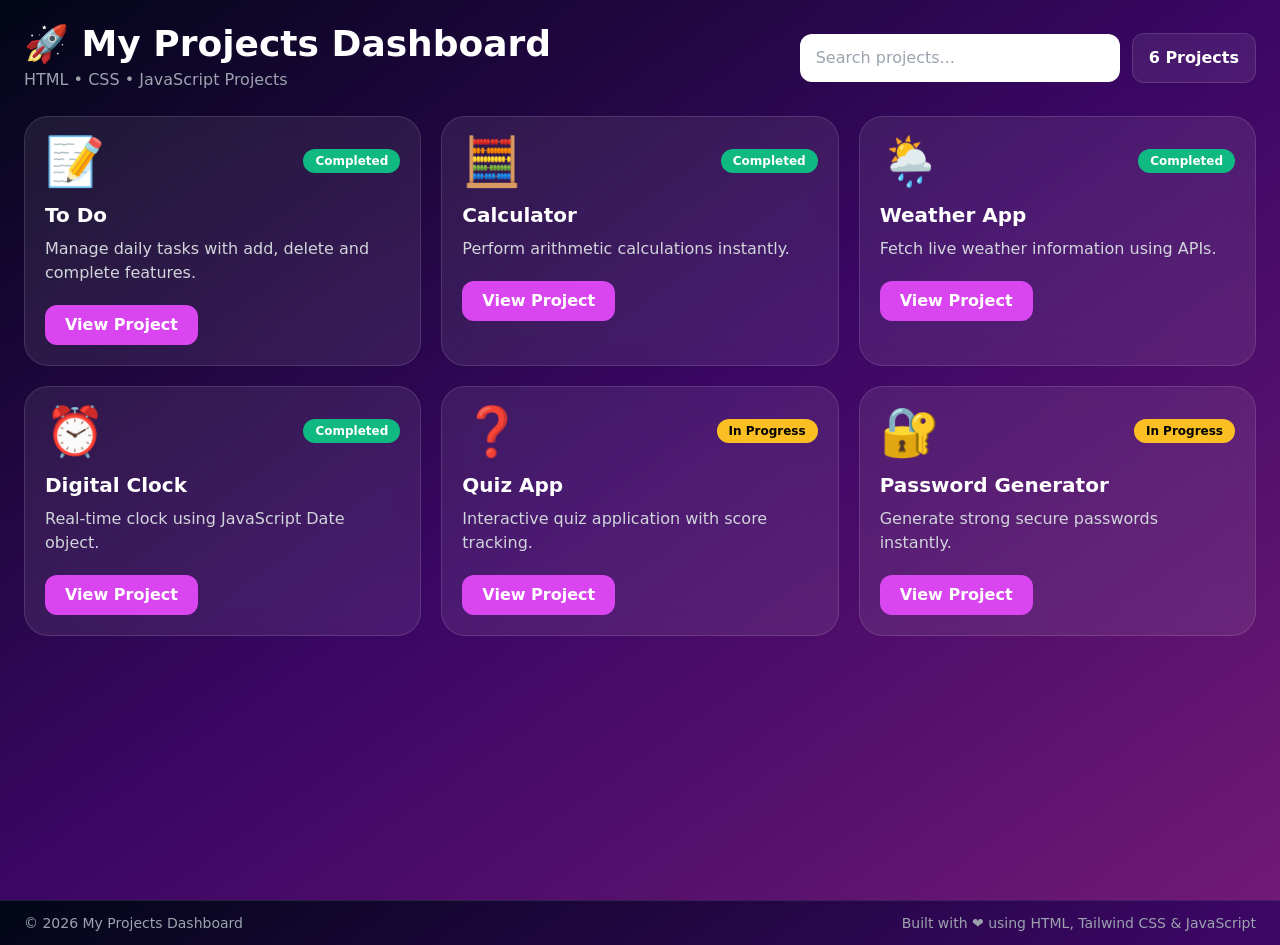
<file: index.html>
<!DOCTYPE html>
<html lang="en">
<head>
<meta charset="UTF-8">
<meta name="viewport" content="width=device-width, initial-scale=1.0">
<title>My Projects Dashboard</title>

<script src="tailwind-min.js"></script>

<style>
    *{
        scrollbar-width: thin;
        scrollbar-color: rgba(255,255,255,.3) transparent;
    }

    ::-webkit-scrollbar{
        width:6px;
    }

    ::-webkit-scrollbar-track{
        background:transparent;
    }

    ::-webkit-scrollbar-thumb{
        background:rgba(255,255,255,.25);
        border-radius:20px;
    }

    .glass{
        backdrop-filter: blur(16px);
        background: rgba(255,255,255,.08);
        border:1px solid rgba(255,255,255,.12);
    }
</style>
</head>

<body class="h-screen overflow-hidden bg-gradient-to-br from-slate-950 via-purple-950 to-fuchsia-900 text-white">

<div class="h-screen flex flex-col">

    <!-- Header -->
    <header class="flex-shrink-0 px-6 py-6">

        <div class="max-w-7xl mx-auto">

            <div class="flex flex-col md:flex-row md:items-center md:justify-between gap-4">

                <div>
                    <h1 class="text-3xl md:text-4xl font-bold">
                        🚀 My Projects Dashboard
                    </h1>

                    <p class="text-gray-400 mt-1">
                        HTML • CSS • JavaScript Projects
                    </p>
                </div>

                <div class="flex items-center gap-3">

                    <input
                        type="text"
                        id="search"
                        placeholder="Search projects..."
                        class="w-full md:w-80 px-4 py-3 rounded-xl text-black outline-none"
                    >

                    <div
                        id="projectCount"
                        class="glass px-4 py-3 rounded-xl font-semibold whitespace-nowrap"
                    >
                        6 Projects
                    </div>

                </div>

            </div>

        </div>

    </header>

    <!-- Projects Scroll Area -->
    <main class="flex-1 overflow-y-auto px-6 pb-6">

        <div
            id="projectContainer"
            class="max-w-7xl mx-auto grid sm:grid-cols-2 lg:grid-cols-3 gap-5"
        >

            <!-- Todo -->
    
               <div class="card glass rounded-3xl p-5 transition hover:-translate-y-2 duration-300"
                    data-name="calculator">
               
                   <div class="flex justify-between items-center mb-4">
                       <div class="text-5xl">📝</div>
                       <span class="status-badge"></span>
                   </div>
               
                   <h2 class="text-xl font-bold mb-2">
                       To Do
                   </h2>
               
                   <p class="text-gray-300 mb-5">
                       Manage daily tasks with add, delete and complete features.
                   </p>
               
                   <a href="projects/todo_app/index.html"
                      target="_blank"
                      class="inline-block bg-fuchsia-500 hover:bg-fuchsia-400 px-5 py-2 rounded-xl font-semibold transition">
                       View Project
                   </a>
               
               </div>

            <!-- Calculator -->
            <div class="card glass rounded-3xl p-5 transition hover:-translate-y-2 duration-300"
                 data-name="calculator">

                <div class="flex justify-between items-center mb-4">
                    <div class="text-5xl">🧮</div>

                  <span class="status-badge"></span>
                </div>

                <h2 class="text-xl font-bold mb-2">
                    Calculator
                </h2>

                <p class="text-gray-300 mb-5">
                    Perform arithmetic calculations instantly.
                </p>

                <a
                    href="projects/calculator/index.html"
                    target="_blank"
                    class="inline-block bg-fuchsia-500 hover:bg-fuchsia-400 px-5 py-2 rounded-xl font-semibold transition"
                >
                    View Project
                </a>

            </div>

            <!-- Weather -->
            <div class="card glass rounded-3xl p-5 transition hover:-translate-y-2 duration-300"
                 data-name="weather app">

                <div class="flex justify-between items-center mb-4">
                    <div class="text-5xl">🌦️</div>

                   <span class="status-badge"></span>
                </div>

                <h2 class="text-xl font-bold mb-2">
                    Weather App
                </h2>

                <p class="text-gray-300 mb-5">
                    Fetch live weather information using APIs.
                </p>

                <a
                    href="projects/weather/index.html"
                    target="_blank"
                    class="inline-block bg-fuchsia-500 hover:bg-fuchsia-400 px-5 py-2 rounded-xl font-semibold transition"
                >
                    View Project
                </a>

            </div>

            <!-- Digital Clock -->
            <div class="card glass rounded-3xl p-5 transition hover:-translate-y-2 duration-300"
                 data-name="digital clock">

                <div class="flex justify-between items-center mb-4">
                    <div class="text-5xl">⏰</div>

                   <span class="status-badge"></span>
                </div>

                <h2 class="text-xl font-bold mb-2">
                    Digital Clock
                </h2>

                <p class="text-gray-300 mb-5">
                    Real-time clock using JavaScript Date object.
                </p>

                <a
                    href="projects/clock/index.html"
                    target="_blank"
                    class="inline-block bg-fuchsia-500 hover:bg-fuchsia-400 px-5 py-2 rounded-xl font-semibold transition"
                >
                    View Project
                </a>

            </div>

            <!-- Quiz -->
            <div class="card glass rounded-3xl p-5 transition hover:-translate-y-2 duration-300"
                 data-name="quiz app">

                <div class="flex justify-between items-center mb-4">
                    <div class="text-5xl">❓</div>

                   <span class="status-badge"></span>
                </div>

                <h2 class="text-xl font-bold mb-2">
                    Quiz App
                </h2>

                <p class="text-gray-300 mb-5">
                    Interactive quiz application with score tracking.
                </p>

                <a
                    href="#"
                    target="_blank"
                    class="inline-block bg-fuchsia-500 hover:bg-fuchsia-400 px-5 py-2 rounded-xl font-semibold transition"
                >
                    View Project
                </a>

            </div>

            <!-- Password Generator -->
            <div class="card glass rounded-3xl p-5 transition hover:-translate-y-2 duration-300"
                 data-name="password generator">

                <div class="flex justify-between items-center mb-4">
                    <div class="text-5xl">🔐</div>

                   <span class="status-badge"></span>
                </div>

                <h2 class="text-xl font-bold mb-2">
                    Password Generator
                </h2>

                <p class="text-gray-300 mb-5">
                    Generate strong secure passwords instantly.
                </p>

                <a
                    href="#"
                    target="_blank"
                    class="inline-block bg-fuchsia-500 hover:bg-fuchsia-400 px-5 py-2 rounded-xl font-semibold transition"
                >
                    View Project
                </a>

            </div>

        </div>

        <div
            id="noResults"
            class="hidden text-center text-xl mt-10"
        >
            😢 No projects found
        </div>

    </main>

</div>

<script>
const search = document.getElementById("search");
const cards = document.querySelectorAll(".card");
const projectCount = document.getElementById("projectCount");
const noResults = document.getElementById("noResults");


document.querySelectorAll(".card").forEach(card => {

    const link = card.querySelector("a");
    const badge = card.querySelector(".status-badge");

    if (link.getAttribute("href") === "#") {

        badge.textContent = "In Progress";

        badge.className =
            "status-badge bg-amber-400 text-black px-3 py-1 rounded-full text-xs font-semibold";

    } else {

        badge.textContent = "Completed";

        badge.className =
            "status-badge bg-emerald-500 text-white px-3 py-1 rounded-full text-xs font-semibold";

    }

});

search.addEventListener("input", () => {

    const value = search.value.toLowerCase();
    let visible = 0;

    cards.forEach(card => {

        const name = card.dataset.name.toLowerCase();

        if(name.includes(value)){
            card.style.display = "block";
            visible++;
        }else{
            card.style.display = "none";
        }

    });

    projectCount.textContent =
        `${visible} Project${visible !== 1 ? "s" : ""}`;

    noResults.classList.toggle("hidden", visible !== 0);
});
</script>


<footer class="flex-shrink-0 border-t border-white/10 px-6 py-3">
    <div class="max-w-7xl mx-auto flex justify-between items-center text-sm text-gray-400">

        <p>
            © 2026 My Projects Dashboard
        </p>

        <p>
            Built with ❤️ using HTML, Tailwind CSS & JavaScript
        </p>

    </div>
</footer>
</body>
</html>
</file>
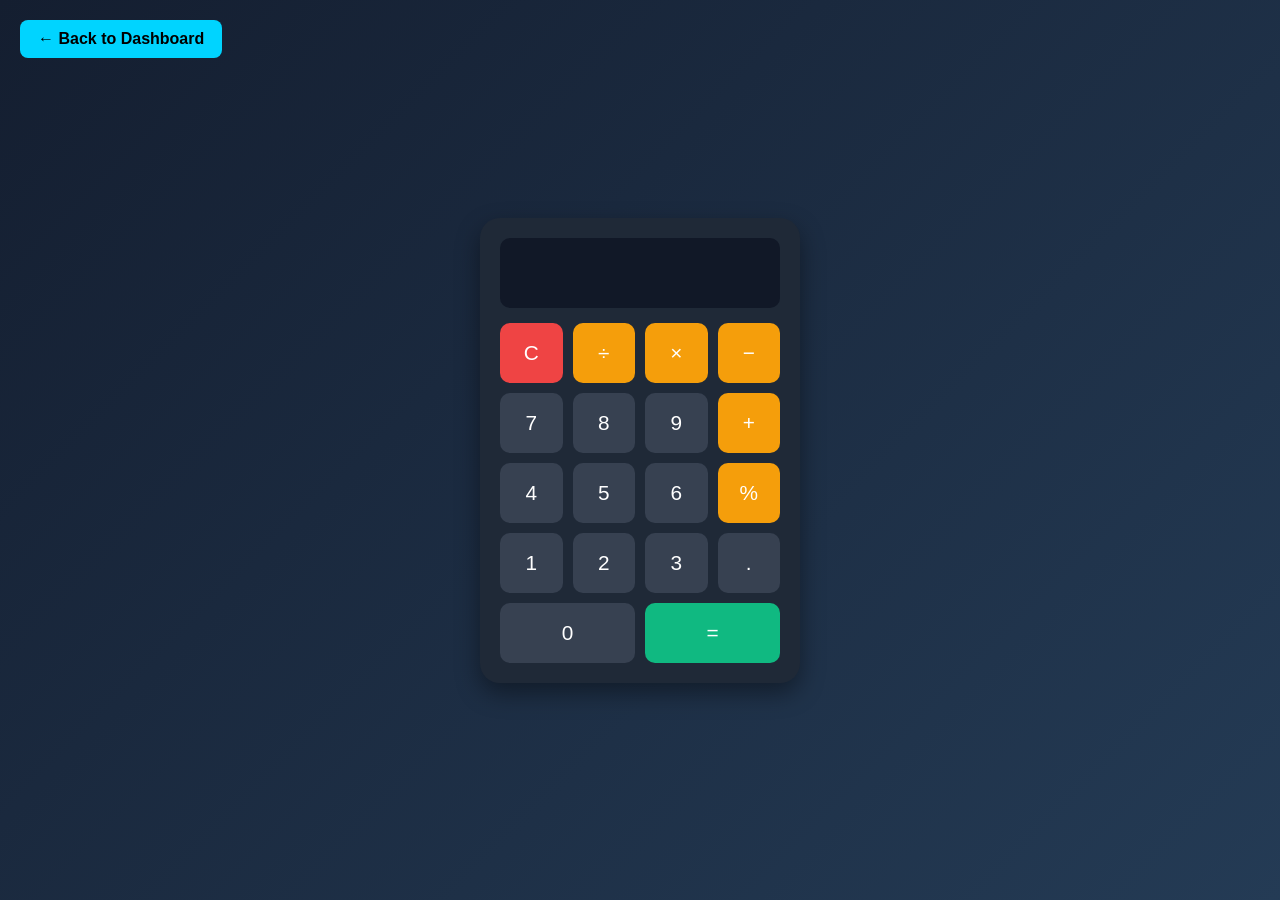
<file: projects/calculator/index.html>
<!DOCTYPE html>
<html lang="en">
<head>
<meta charset="UTF-8">
<meta name="viewport" content="width=device-width, initial-scale=1.0">
<title>Calculator</title>

<style>
*{
    margin:0;
    padding:0;
    box-sizing:border-box;
    font-family:Arial,sans-serif;
}

body{
    height:100vh;
    display:flex;
    justify-content:center;
    align-items:center;
    background:linear-gradient(135deg,#141e30,#243b55);
}

.calculator{
    width:320px;
    background:#1f2937;
    padding:20px;
    border-radius:20px;
    box-shadow:0 10px 25px rgba(0,0,0,0.4);
}

.display{
    width:100%;
    height:70px;
    margin-bottom:15px;
    border:none;
    border-radius:10px;
    background:#111827;
    color:#fff;
    font-size:2rem;
    text-align:right;
    padding:10px;
}

.buttons{
    display:grid;
    grid-template-columns:repeat(4,1fr);
    gap:10px;
}

button{
    height:60px;
    border:none;
    border-radius:10px;
    font-size:1.3rem;
    cursor:pointer;
    transition:0.2s;
}

button:hover{
    transform:scale(1.05);
}

.number{
    background:#374151;
    color:white;
}

.operator{
    background:#f59e0b;
    color:white;
}

.equal{
    background:#10b981;
    color:white;
    grid-column:span 2;
}

.clear{
    background:#ef4444;
    color:white;
}

.zero{
    grid-column:span 2;
}

.back-btn{
    position:fixed;
    top:20px;
    left:20px;
    z-index:1000;

    padding:10px 18px;
    background:#00d4ff;
    color:#000;
    text-decoration:none;
    border-radius:8px;
    font-weight:bold;
    transition:0.3s;
}

.back-btn:hover{
    background:#fff;
    transform:translateY(-2px);
}
</style>
</head>
<body>
<a href="../../index.html" class="back-btn">
    ← Back to Dashboard
</a>
<div class="calculator">
    <input type="text" class="display" id="display" readonly>

    <div class="buttons">
        <button class="clear" onclick="clearDisplay()">C</button>
        <button class="operator" onclick="append('/')">÷</button>
        <button class="operator" onclick="append('*')">×</button>
        <button class="operator" onclick="append('-')">−</button>

        <button class="number" onclick="append('7')">7</button>
        <button class="number" onclick="append('8')">8</button>
        <button class="number" onclick="append('9')">9</button>
        <button class="operator" onclick="append('+')">+</button>

        <button class="number" onclick="append('4')">4</button>
        <button class="number" onclick="append('5')">5</button>
        <button class="number" onclick="append('6')">6</button>
        <button class="operator" onclick="append('%')">%</button>

        <button class="number" onclick="append('1')">1</button>
        <button class="number" onclick="append('2')">2</button>
        <button class="number" onclick="append('3')">3</button>
        <button class="number" onclick="append('.')">.</button>

        <button class="number zero" onclick="append('0')">0</button>
        <button class="equal" onclick="calculate()">=</button>
    </div>
</div>

<script>
const display = document.getElementById("display");

function append(value){
    display.value += value;
}

function clearDisplay(){
    display.value = "";
}

function calculate(){
    try{
        display.value = eval(display.value);
    }
    catch{
        display.value = "Error";
    }
}

// Keyboard support
document.addEventListener("keydown", (e) => {
    const allowed = "0123456789+-*/.%";

    if(allowed.includes(e.key)){
        append(e.key);
    }
    else if(e.key === "Enter"){
        calculate();
    }
    else if(e.key === "Backspace"){
        display.value = display.value.slice(0, -1);
    }
    else if(e.key === "Escape"){
        clearDisplay();
    }
});
</script>

</body>
</html>
</file>
